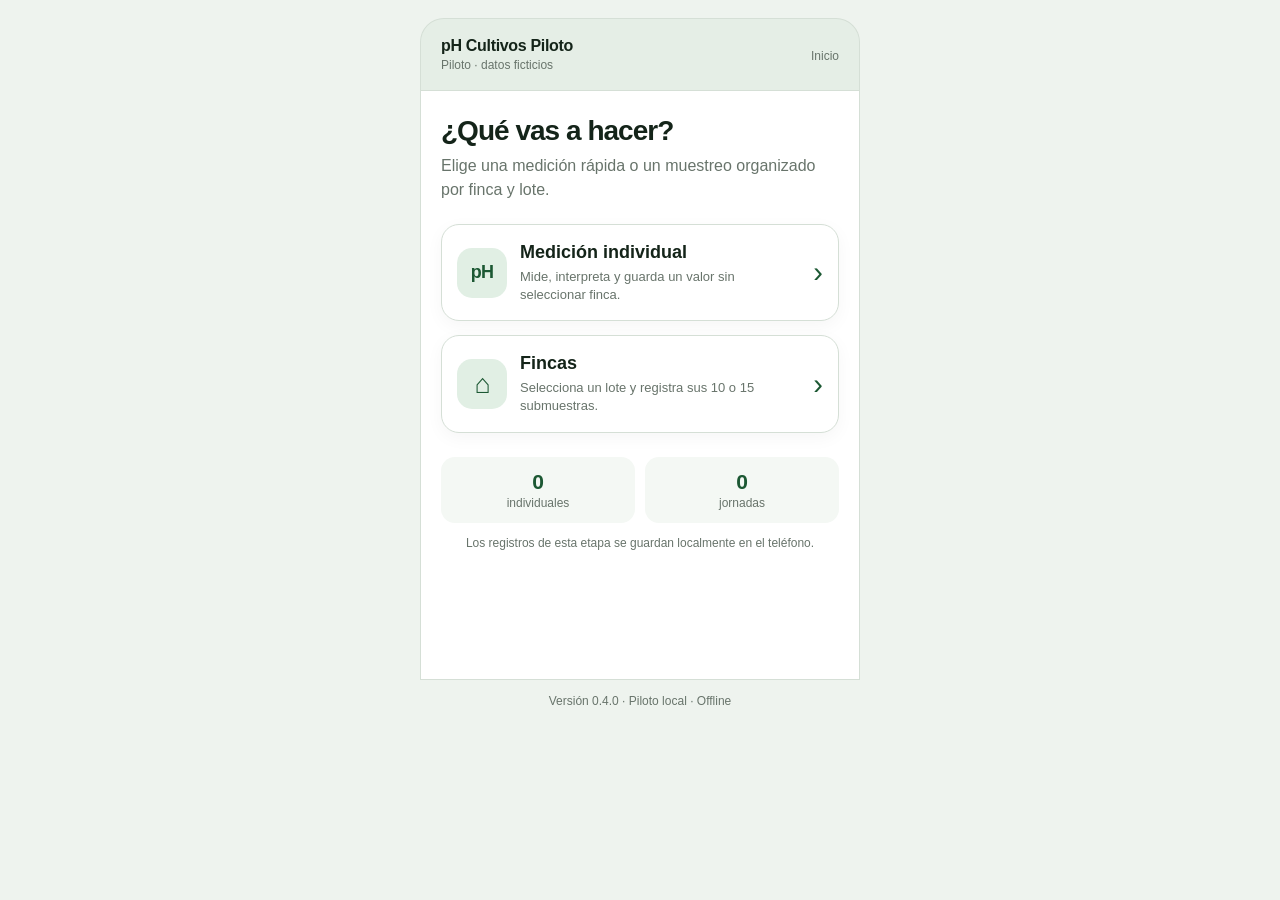
<file: index.html>
<!doctype html>
<html lang="es">
<head>
  <meta charset="utf-8">
  <meta name="viewport" content="width=device-width, initial-scale=1, viewport-fit=cover">
  <meta name="theme-color" content="#1c5833">
  <meta name="apple-mobile-web-app-capable" content="yes">
  <meta name="apple-mobile-web-app-status-bar-style" content="default">
  <meta name="apple-mobile-web-app-title" content="pH Piloto">
  <link rel="manifest" href="manifest.json?v=0.4.0">
  <link rel="icon" href="icon.svg" type="image/svg+xml">
  <link rel="apple-touch-icon" href="icon-192.png">
  <link rel="stylesheet" href="styles.css?v=0.4.0">
  <title>pH Cultivos Piloto</title>
</head>
<body>
  <div class="shell">
    <header class="topbar">
      <div>
        <div class="brand">pH Cultivos Piloto</div>
        <div class="demo-label">Piloto · datos ficticios</div>
      </div>
      <span id="step-label" class="step-label">Inicio</span>
    </header>

    <main class="surface">
      <section id="home-screen" class="screen" aria-labelledby="home-title">
        <h1 id="home-title">¿Qué vas a hacer?</h1>
        <p class="intro">Elige una medición rápida o un muestreo organizado por finca y lote.</p>

        <button id="open-individual-button" class="module-card" type="button">
          <span class="module-icon" aria-hidden="true">pH</span>
          <span class="module-copy">
            <strong>Medición individual</strong>
            <small>Mide, interpreta y guarda un valor sin seleccionar finca.</small>
          </span>
          <span class="module-arrow" aria-hidden="true">›</span>
        </button>

        <button id="open-farms-button" class="module-card" type="button">
          <span class="module-icon farm-icon" aria-hidden="true">⌂</span>
          <span class="module-copy">
            <strong>Fincas</strong>
            <small>Selecciona un lote y registra sus 10 o 15 submuestras.</small>
          </span>
          <span class="module-arrow" aria-hidden="true">›</span>
        </button>

        <div class="home-summary" aria-label="Registros guardados localmente">
          <div><strong id="home-individual-count">0</strong><span>individuales</span></div>
          <div><strong id="home-journey-count">0</strong><span>jornadas</span></div>
        </div>
        <p class="local-note">Los registros de esta etapa se guardan localmente en el teléfono.</p>
      </section>

      <section id="individual-screen" class="screen" hidden aria-labelledby="individual-title">
        <button id="individual-back" class="back-button" type="button">‹ Inicio</button>
        <div class="capture-head">
          <div>
            <h1 id="individual-title">Medición individual</h1>
            <p class="subtle">Café · lectura rápida</p>
          </div>
          <span id="quick-connection-badge" class="connection-badge">No conectado</span>
        </div>

        <section class="reading-card" aria-labelledby="quick-reading-title">
          <div class="reading-head">
            <span id="quick-reading-title">Lectura actual</span>
            <span id="quick-reading-state" class="subtle">Esperando lectura</span>
          </div>
          <div id="quick-live-value" class="live-value" aria-live="polite">—</div>
          <div id="quick-live-temperature" class="subtle">Temperatura no disponible</div>
          <div class="scale" aria-label="Escala continua de pH: rojo bajo, verde adecuado y azul alto">
            <div id="quick-scale-marker" class="scale-marker" hidden></div>
          </div>
          <div class="scale-labels"><span>Bajo</span><span>Adecuado</span><span>Alto</span></div>
        </section>

        <div class="bluetooth-actions">
          <button id="quick-connect-button" class="secondary-button" type="button">Conectar YK-S01</button>
          <button id="quick-disconnect-button" class="text-button" type="button" hidden>Desconectar</button>
        </div>
        <p id="quick-bluetooth-status" class="helper" aria-live="polite"></p>

        <div class="manual-row">
          <label for="quick-manual-ph">Lectura manual</label>
          <div class="manual-controls">
            <input id="quick-manual-ph" type="text" inputmode="decimal" autocomplete="off" placeholder="Ej. 5,3">
            <button id="quick-manual-button" class="secondary-button" type="button">Usar</button>
          </div>
        </div>

        <p id="quick-gps-status" class="helper">La ubicación se solicitará al guardar. Si no autorizas, la medición se guardará sin GPS.</p>
        <button id="quick-save-button" class="primary-button block-button" type="button" disabled>Guardar medición</button>
        <div id="quick-confirmation" class="success-banner" hidden aria-live="polite"></div>

        <details class="history-panel">
          <summary>Historial individual <span id="quick-history-count">0</span></summary>
          <div id="quick-history-empty" class="history-empty">Aún no hay mediciones individuales.</div>
          <div id="quick-history-list"></div>
        </details>
      </section>

      <section id="setup-screen" class="screen" hidden aria-labelledby="setup-title">
        <button id="setup-back" class="back-button" type="button">‹ Inicio</button>
        <h1 id="setup-title">Fincas</h1>
        <p class="intro">Selecciona una finca y el lote que vas a muestrear.</p>

        <div id="resume-banner" class="resume-banner" hidden>
          <div>
            <strong>Muestreo sin finalizar</strong>
            <span id="resume-text"></span>
          </div>
          <button id="resume-button" class="text-button" type="button">Continuar</button>
        </div>

        <label for="farm-select">Finca</label>
        <select id="farm-select"></select>

        <label for="lot-select">Lote</label>
        <select id="lot-select"></select>

        <div class="plan-card">
          <div class="plan-icon" aria-hidden="true">↝</div>
          <div>
            <strong id="plan-title">10 puntos en zigzag</strong>
            <span id="plan-meta">GPS y temperatura se guardan automáticamente</span>
          </div>
        </div>

        <button id="start-button" class="primary-button block-button" type="button">Iniciar submuestreo</button>

        <details class="history-panel">
          <summary>Jornadas guardadas <span id="history-count">0</span></summary>
          <div id="history-empty" class="history-empty">Aún no hay jornadas guardadas.</div>
          <div id="history-list"></div>
        </details>
      </section>

      <section id="capture-screen" class="screen" hidden aria-labelledby="capture-title">
        <button id="capture-back" class="back-button" type="button">‹ Fincas</button>
        <div class="capture-head">
          <div>
            <h1 id="capture-title">Punto <span id="point-number">1</span> de <span id="point-target">10</span></h1>
            <p id="capture-lot" class="subtle"></p>
          </div>
          <span id="connection-badge" class="connection-badge">No conectado</span>
        </div>

        <section class="reading-card" aria-labelledby="reading-title">
          <div class="reading-head">
            <span id="reading-title">Lectura actual</span>
            <span id="reading-state" class="subtle">Esperando lectura</span>
          </div>
          <div id="live-value" class="live-value" aria-live="polite">—</div>
          <div id="live-temperature" class="subtle">Temperatura no disponible</div>
          <div class="scale" aria-label="Escala continua de pH: rojo bajo, verde adecuado y azul alto">
            <div id="scale-marker" class="scale-marker" hidden></div>
          </div>
          <div class="scale-labels"><span>Bajo</span><span>Adecuado</span><span>Alto</span></div>
        </section>

        <div class="bluetooth-actions">
          <button id="connect-button" class="secondary-button" type="button">Conectar YK-S01</button>
          <button id="disconnect-button" class="text-button" type="button" hidden>Desconectar</button>
        </div>
        <p id="bluetooth-status" class="helper" aria-live="polite"></p>

        <div class="manual-row">
          <label for="manual-ph">Lectura manual</label>
          <div class="manual-controls">
            <input id="manual-ph" type="text" inputmode="decimal" autocomplete="off" placeholder="Ej. 5,3">
            <button id="manual-button" class="secondary-button" type="button">Usar</button>
          </div>
        </div>

        <div class="progress-wrap">
          <div class="progress-head"><span>Recorrido</span><span id="progress-count">0/10</span></div>
          <div class="progress-track"><div id="progress-fill" class="progress-fill"></div></div>
        </div>

        <p id="gps-status" class="helper">La ubicación se solicitará al guardar el primer punto.</p>
        <button id="save-point-button" class="primary-button block-button" type="button" disabled>Guardar punto</button>
        <button id="finish-button" class="secondary-button block-button" type="button" disabled>Finalizar muestreo</button>

        <details class="sampling-help">
          <summary>¿Cómo hacer el recorrido?</summary>
          <p>Avanza en zigzag por todo el lote y mide en la zona de fertilización del cafeto. Evita bordes y sitios no representativos.</p>
        </details>
      </section>

      <section id="result-screen" class="screen" hidden aria-labelledby="result-title">
        <button id="result-back" class="back-button" type="button">‹ Puntos</button>
        <h1 id="result-title">Resultado del lote</h1>
        <p id="result-lot" class="intro"></p>

        <section class="result-card" aria-label="Resultado representativo del lote">
          <span>pH representativo</span>
          <div id="result-ph" class="result-value">—</div>
          <strong id="result-category"></strong>
          <div class="scale"><div id="result-marker" class="scale-marker"></div></div>
        </section>

        <div class="result-line"><span>Rango observado</span><strong id="result-range">—</strong></div>
        <div class="result-line"><span>En rango adecuado</span><strong id="result-adequate">—</strong></div>

        <details class="technical-detail">
          <summary>Ver detalle técnico</summary>
          <p id="technical-text"></p>
        </details>

        <p class="disclaimer">Diagnóstico rápido. Las decisiones de fertilización o encalado deben confirmarse con análisis de laboratorio.</p>
        <button id="save-journey-button" class="primary-button block-button" type="button">Guardar jornada</button>
      </section>
    </main>

    <footer>Versión 0.4.0 · Piloto local · Offline</footer>
  </div>

  <script src="logic.js?v=0.4.0"></script>
  <script src="app.js?v=0.4.0"></script>
</body>
</html>
</file>
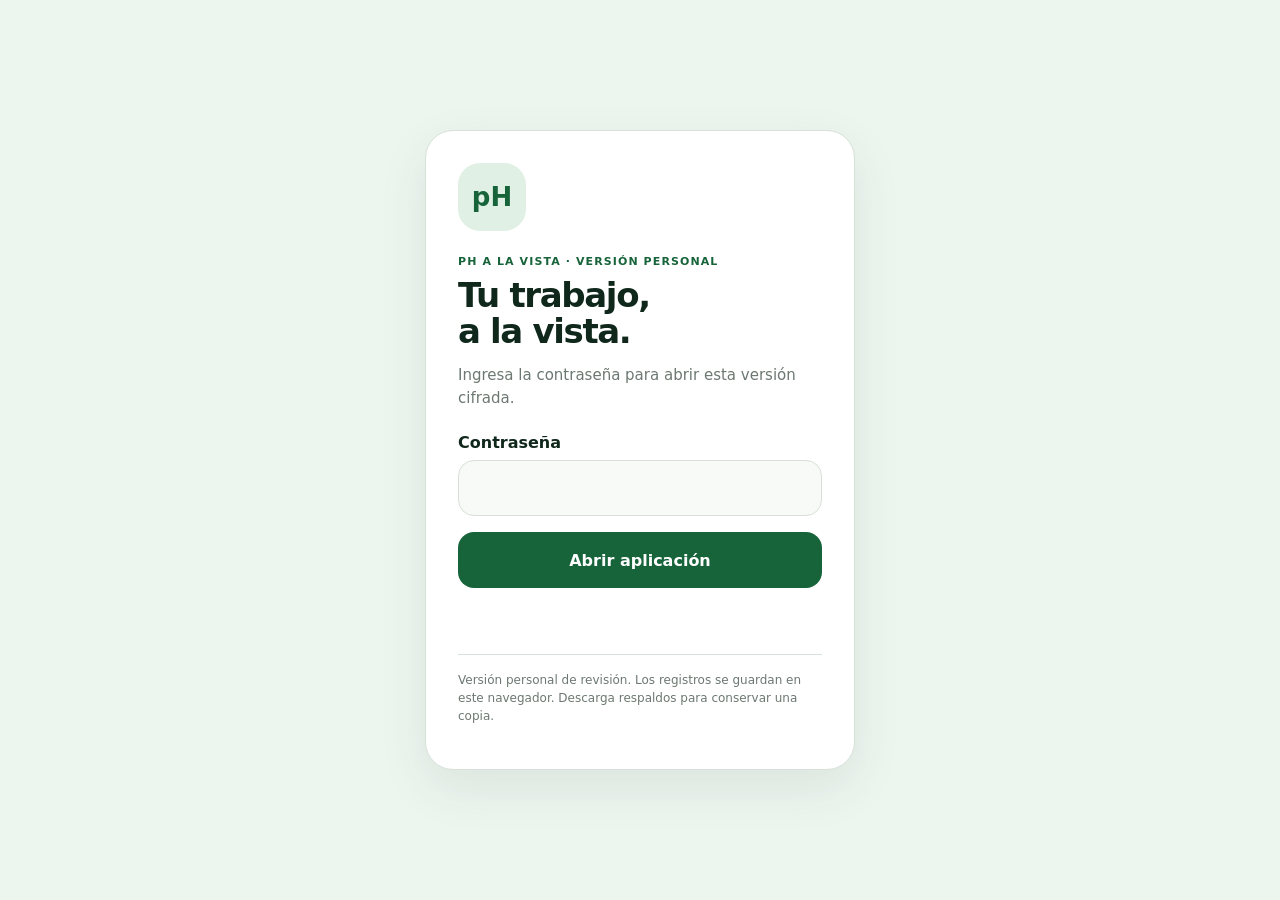
<file: personal/movil/index.html>
<!doctype html><html lang="es"><head><meta charset="utf-8"><meta name="viewport" content="width=device-width,initial-scale=1"><meta name="theme-color" content="#195f39"><meta name="referrer" content="no-referrer"><meta http-equiv="Content-Security-Policy" content="default-src 'none'; script-src 'self' 'unsafe-inline'; style-src 'unsafe-inline'; img-src 'self' data: blob:; connect-src 'self'; worker-src 'self'; manifest-src 'self'; object-src 'none'; base-uri 'none'; form-action 'none'"><link rel="manifest" href="./manifest.webmanifest"><link rel="icon" href="./icons/icon.svg"><title>pH a la vista · Acceso</title><style>*{box-sizing:border-box}body{margin:0;background:#edf5ef;color:#10281b;font-family:system-ui,-apple-system,sans-serif;min-height:100vh;display:grid;place-items:center;padding:24px}.card{width:min(100%,430px);padding:32px;background:#fff;border:1px solid #d7e0d9;border-radius:28px;box-shadow:0 18px 50px #14392416}.mark{display:grid;place-items:center;width:68px;height:68px;border-radius:22px;background:#e0f0e4;color:#17643a;font-size:26px;font-weight:800}.tag{color:#17643a;text-transform:uppercase;font-size:11px;letter-spacing:.1em;font-weight:700;margin-top:24px}h1{font-size:34px;letter-spacing:-.04em;line-height:1.05;margin:10px 0 14px}p{font-size:15px;line-height:1.5;color:#6c7871}label{display:block;font-weight:700;margin:24px 0 8px}input,button{font:inherit;width:100%;min-height:56px;border-radius:16px}input{border:1px solid #d7e0d9;padding:12px 14px;background:#f8faf8}button{border:0;background:#17643a;color:white;font-weight:700;margin-top:16px}button:disabled{opacity:.6}.status{min-height:40px;font-size:13px;color:#8b3528}.note{border-top:1px solid #d7e0d9;padding-top:16px;font-size:12px;margin-top:12px}</style></head><body><main class="card"><div class="mark">pH</div><div class="tag">pH a la vista · Versión personal</div><h1>Tu trabajo,<br>a la vista.</h1><p>Ingresa la contraseña para abrir esta versión cifrada.</p><form id="unlockForm"><label for="unlockPassword">Contraseña</label><input id="unlockPassword" type="password" autocomplete="off" required><button id="unlockButton" type="submit">Abrir aplicación</button><p id="unlockStatus" class="status" role="status" aria-live="polite"></p></form><p class="note">Versión personal de revisión. Los registros se guardan en este navegador. Descarga respaldos para conservar una copia.</p></main><script>const initiator=((function(){
  const exports = {};
  const cryptoEngine = ((function(){
  const exports = {};
  const { subtle } = crypto;

const IV_BITS = 16 * 8;
const HEX_BITS = 4;
const ENCRYPTION_ALGO = "AES-CBC";

/**
 * Translates between utf8 encoded hexadecimal strings
 * and Uint8Array bytes.
 */
const HexEncoder = {
    /**
     * hex string -> bytes
     * @param {string} hexString
     * @returns {Uint8Array}
     */
    parse: function (hexString) {
        if (hexString.length % 2 !== 0) throw "Invalid hexString";
        const arrayBuffer = new Uint8Array(hexString.length / 2);

        for (let i = 0; i < hexString.length; i += 2) {
            const byteValue = parseInt(hexString.substring(i, i + 2), 16);
            if (isNaN(byteValue)) {
                throw "Invalid hexString";
            }
            arrayBuffer[i / 2] = byteValue;
        }
        return arrayBuffer;
    },

    /**
     * bytes -> hex string
     * @param {Uint8Array} bytes
     * @returns {string}
     */
    stringify: function (bytes) {
        const hexBytes = [];

        for (let i = 0; i < bytes.length; ++i) {
            let byteString = bytes[i].toString(16);
            if (byteString.length < 2) {
                byteString = "0" + byteString;
            }
            hexBytes.push(byteString);
        }
        return hexBytes.join("");
    },
};

/**
 * Translates between utf8 strings and Uint8Array bytes.
 */
const UTF8Encoder = {
    parse: function (str) {
        return new TextEncoder().encode(str);
    },

    stringify: function (bytes) {
        return new TextDecoder().decode(bytes);
    },
};

/**
 * Salt and encrypt a msg with a password.
 */
async function encrypt(msg, hashedPassword) {
    // Must be 16 bytes, unpredictable, and preferably cryptographically random. However, it need not be secret.
    // https://developer.mozilla.org/en-US/docs/Web/API/SubtleCrypto/encrypt#parameters
    const iv = crypto.getRandomValues(new Uint8Array(IV_BITS / 8));

    const key = await subtle.importKey("raw", HexEncoder.parse(hashedPassword), ENCRYPTION_ALGO, false, ["encrypt"]);

    const encrypted = await subtle.encrypt(
        {
            name: ENCRYPTION_ALGO,
            iv: iv,
        },
        key,
        UTF8Encoder.parse(msg)
    );

    // iv will be 32 hex characters, we prepend it to the ciphertext for use in decryption
    return HexEncoder.stringify(iv) + HexEncoder.stringify(new Uint8Array(encrypted));
}
exports.encrypt = encrypt;

/**
 * Decrypt a salted msg using a password.
 *
 * @param {string} encryptedMsg
 * @param {string} hashedPassword
 * @returns {Promise<string>}
 */
async function decrypt(encryptedMsg, hashedPassword) {
    const ivLength = IV_BITS / HEX_BITS;
    const iv = HexEncoder.parse(encryptedMsg.substring(0, ivLength));
    const encrypted = encryptedMsg.substring(ivLength);

    const key = await subtle.importKey("raw", HexEncoder.parse(hashedPassword), ENCRYPTION_ALGO, false, ["decrypt"]);

    const outBuffer = await subtle.decrypt(
        {
            name: ENCRYPTION_ALGO,
            iv: iv,
        },
        key,
        HexEncoder.parse(encrypted)
    );

    return UTF8Encoder.stringify(new Uint8Array(outBuffer));
}
exports.decrypt = decrypt;

/**
 * Salt and hash the password so it can be stored in localStorage without opening a password reuse vulnerability.
 *
 * @param {string} password
 * @param {string} salt
 * @returns {Promise<string>}
 */
async function hashPassword(password, salt) {
    // we hash the password in multiple steps, each adding more iterations. This is because we used to allow less
    // iterations, so for backward compatibility reasons, we need to support going from that to more iterations.
    let hashedPassword = await hashLegacyRound(password, salt);

    hashedPassword = await hashSecondRound(hashedPassword, salt);

    return hashThirdRound(hashedPassword, salt);
}
exports.hashPassword = hashPassword;

/**
 * This hashes the password with 1k iterations. This is a low number, we need this function to support backwards
 * compatibility.
 *
 * @param {string} password
 * @param {string} salt
 * @returns {Promise<string>}
 */
function hashLegacyRound(password, salt) {
    return pbkdf2(password, salt, 1000, "SHA-1");
}
exports.hashLegacyRound = hashLegacyRound;

/**
 * Add a second round of iterations. This is because we used to use 1k, so for backwards compatibility with
 * remember-me/autodecrypt links, we need to support going from that to more iterations.
 *
 * @param hashedPassword
 * @param salt
 * @returns {Promise<string>}
 */
function hashSecondRound(hashedPassword, salt) {
    return pbkdf2(hashedPassword, salt, 14000, "SHA-256");
}
exports.hashSecondRound = hashSecondRound;

/**
 * Add a third round of iterations to bring total number to 600k. This is because we used to use 1k, then 15k, so for
 * backwards compatibility with remember-me/autodecrypt links, we need to support going from that to more iterations.
 *
 * @param hashedPassword
 * @param salt
 * @returns {Promise<string>}
 */
function hashThirdRound(hashedPassword, salt) {
    return pbkdf2(hashedPassword, salt, 585000, "SHA-256");
}
exports.hashThirdRound = hashThirdRound;

/**
 * Salt and hash the password so it can be stored in localStorage without opening a password reuse vulnerability.
 *
 * @param {string} password
 * @param {string} salt
 * @param {int} iterations
 * @param {string} hashAlgorithm
 * @returns {Promise<string>}
 */
async function pbkdf2(password, salt, iterations, hashAlgorithm) {
    const key = await subtle.importKey("raw", UTF8Encoder.parse(password), "PBKDF2", false, ["deriveBits"]);

    const keyBytes = await subtle.deriveBits(
        {
            name: "PBKDF2",
            hash: hashAlgorithm,
            iterations,
            salt: UTF8Encoder.parse(salt),
        },
        key,
        256
    );

    return HexEncoder.stringify(new Uint8Array(keyBytes));
}

function generateRandomSalt() {
    const bytes = crypto.getRandomValues(new Uint8Array(128 / 8));

    return HexEncoder.stringify(new Uint8Array(bytes));
}
exports.generateRandomSalt = generateRandomSalt;

async function signMessage(hashedPassword, message) {
    const key = await subtle.importKey(
        "raw",
        HexEncoder.parse(hashedPassword),
        {
            name: "HMAC",
            hash: "SHA-256",
        },
        false,
        ["sign"]
    );
    const signature = await subtle.sign("HMAC", key, UTF8Encoder.parse(message));

    return HexEncoder.stringify(new Uint8Array(signature));
}
exports.signMessage = signMessage;

function getRandomAlphanum() {
    const possibleCharacters = "abcdefghijklmnopqrstuvwxyzABCDEFGHIJKLMNOPQRSTUVWXYZ0123456789";

    let byteArray;
    let parsedInt;

    // Keep generating new random bytes until we get a value that falls
    // within a range that can be evenly divided by possibleCharacters.length
    do {
        byteArray = crypto.getRandomValues(new Uint8Array(1));
        // extract the lowest byte to get an int from 0 to 255 (probably unnecessary, since we're only generating 1 byte)
        parsedInt = byteArray[0] & 0xff;
    } while (parsedInt >= 256 - (256 % possibleCharacters.length));

    // Take the modulo of the parsed integer to get a random number between 0 and totalLength - 1
    const randomIndex = parsedInt % possibleCharacters.length;

    return possibleCharacters[randomIndex];
}

/**
 * Generate a random string of a given length.
 *
 * @param {int} length
 * @returns {string}
 */
function generateRandomString(length) {
    let randomString = "";

    for (let i = 0; i < length; i++) {
        randomString += getRandomAlphanum();
    }

    return randomString;
}
exports.generateRandomString = generateRandomString;

  return exports;
})());
const codec = ((function(){
  const exports = {};
  /**
 * Initialize the codec with the provided cryptoEngine - this return functions to encode and decode messages.
 *
 * @param cryptoEngine - the engine to use for encryption / decryption
 */
function init(cryptoEngine) {
    const exports = {};

    /**
     * Top-level function for encoding a message.
     * Includes password hashing, encryption, and signing.
     *
     * @param {string} msg
     * @param {string} password
     * @param {string} salt
     *
     * @returns {string} The encoded text
     */
    async function encode(msg, password, salt) {
        const hashedPassword = await cryptoEngine.hashPassword(password, salt);

        const encrypted = await cryptoEngine.encrypt(msg, hashedPassword);

        // we use the hashed password in the HMAC because this is effectively what will be used a password (so we can store
        // it in localStorage safely, we don't use the clear text password)
        const hmac = await cryptoEngine.signMessage(hashedPassword, encrypted);

        return hmac + encrypted;
    }
    exports.encode = encode;

    /**
     * Encode using a password that has already been hashed. This is useful to encode multiple messages in a row, that way
     * we don't need to hash the password multiple times.
     *
     * @param {string} msg
     * @param {string} hashedPassword
     *
     * @returns {string} The encoded text
     */
    async function encodeWithHashedPassword(msg, hashedPassword) {
        const encrypted = await cryptoEngine.encrypt(msg, hashedPassword);

        // we use the hashed password in the HMAC because this is effectively what will be used a password (so we can store
        // it in localStorage safely, we don't use the clear text password)
        const hmac = await cryptoEngine.signMessage(hashedPassword, encrypted);

        return hmac + encrypted;
    }
    exports.encodeWithHashedPassword = encodeWithHashedPassword;

    /**
     * Top-level function for decoding a message.
     * Includes signature check and decryption.
     *
     * @param {string} signedMsg
     * @param {string} hashedPassword
     * @param {string} salt
     * @param {int} backwardCompatibleAttempt
     * @param {string} originalPassword
     *
     * @returns {Object} {success: true, decoded: string} | {success: false, message: string}
     */
    async function decode(signedMsg, hashedPassword, salt, backwardCompatibleAttempt = 0, originalPassword = "") {
        const encryptedHMAC = signedMsg.substring(0, 64);
        const encryptedMsg = signedMsg.substring(64);
        const decryptedHMAC = await cryptoEngine.signMessage(hashedPassword, encryptedMsg);

        if (decryptedHMAC !== encryptedHMAC) {
            // we have been raising the number of iterations in the hashing algorithm multiple times, so to support the old
            // remember-me/autodecrypt links we need to try bringing the old hashes up to speed.
            originalPassword = originalPassword || hashedPassword;
            if (backwardCompatibleAttempt === 0) {
                const updatedHashedPassword = await cryptoEngine.hashThirdRound(originalPassword, salt);

                return decode(signedMsg, updatedHashedPassword, salt, backwardCompatibleAttempt + 1, originalPassword);
            }
            if (backwardCompatibleAttempt === 1) {
                let updatedHashedPassword = await cryptoEngine.hashSecondRound(originalPassword, salt);
                updatedHashedPassword = await cryptoEngine.hashThirdRound(updatedHashedPassword, salt);

                return decode(signedMsg, updatedHashedPassword, salt, backwardCompatibleAttempt + 1, originalPassword);
            }

            return { success: false, message: "Signature mismatch" };
        }

        return {
            success: true,
            decoded: await cryptoEngine.decrypt(encryptedMsg, hashedPassword),
        };
    }
    exports.decode = decode;

    return exports;
}
exports.init = init;

  return exports;
})());
const decode = codec.init(cryptoEngine).decode;

/**
 * Initialize the staticrypt module, that exposes functions callbable by the password_template.
 *
 * @param {{
 *  staticryptEncryptedMsgUniqueVariableName: string,
 *  isRememberEnabled: boolean,
 *  rememberDurationInDays: number,
 *  staticryptSaltUniqueVariableName: string,
 * }} staticryptConfig - object of data that is stored on the password_template at encryption time.
 *
 * @param {{
 *  rememberExpirationKey: string,
 *  rememberPassphraseKey: string,
 *  replaceHtmlCallback: function,
 *  clearLocalStorageCallback: function,
 * }} templateConfig - object of data that can be configured by a custom password_template.
 */
function init(staticryptConfig, templateConfig) {
    const exports = {};

    /**
     * Decrypt our encrypted page, replace the whole HTML.
     *
     * @param {string} hashedPassword
     * @returns {Promise<boolean>}
     */
    async function decryptAndReplaceHtml(hashedPassword) {
        const { staticryptEncryptedMsgUniqueVariableName, staticryptSaltUniqueVariableName } = staticryptConfig;
        const { replaceHtmlCallback } = templateConfig;

        const result = await decode(
            staticryptEncryptedMsgUniqueVariableName,
            hashedPassword,
            staticryptSaltUniqueVariableName
        );
        if (!result.success) {
            return false;
        }
        const plainHTML = result.decoded;

        // if the user configured a callback call it, otherwise just replace the whole HTML
        if (typeof replaceHtmlCallback === "function") {
            replaceHtmlCallback(plainHTML);
        } else {
            document.write(plainHTML);
            document.close();
        }

        return true;
    }

    /**
     * Attempt to decrypt the page and replace the whole HTML.
     *
     * @param {string} password
     * @param {boolean} isRememberChecked
     *
     * @returns {Promise<{isSuccessful: boolean, hashedPassword?: string}>} - we return an object, so that if we want to
     *   expose more information in the future we can do it without breaking the password_template
     */
    async function handleDecryptionOfPage(password, isRememberChecked) {
        const { staticryptSaltUniqueVariableName } = staticryptConfig;

        // decrypt and replace the whole page
        const hashedPassword = await cryptoEngine.hashPassword(password, staticryptSaltUniqueVariableName);
        return handleDecryptionOfPageFromHash(hashedPassword, isRememberChecked);
    }
    exports.handleDecryptionOfPage = handleDecryptionOfPage;

    async function handleDecryptionOfPageFromHash(hashedPassword, isRememberChecked) {
        const { isRememberEnabled, rememberDurationInDays } = staticryptConfig;
        const { rememberExpirationKey, rememberPassphraseKey } = templateConfig;

        const isDecryptionSuccessful = await decryptAndReplaceHtml(hashedPassword);

        if (!isDecryptionSuccessful) {
            return {
                isSuccessful: false,
                hashedPassword,
            };
        }

        // remember the hashedPassword and set its expiration if necessary
        if (isRememberEnabled && isRememberChecked) {
            window.localStorage.setItem(rememberPassphraseKey, hashedPassword);

            // set the expiration if the duration isn't 0 (meaning no expiration)
            if (rememberDurationInDays > 0) {
                window.localStorage.setItem(
                    rememberExpirationKey,
                    (new Date().getTime() + rememberDurationInDays * 24 * 60 * 60 * 1000).toString()
                );
            }
        }

        return {
            isSuccessful: true,
            hashedPassword,
        };
    }
    exports.handleDecryptionOfPageFromHash = handleDecryptionOfPageFromHash;

    /**
     * Clear localstorage from staticrypt related values
     */
    function clearLocalStorage() {
        const { clearLocalStorageCallback, rememberExpirationKey, rememberPassphraseKey } = templateConfig;

        if (typeof clearLocalStorageCallback === "function") {
            clearLocalStorageCallback();
        } else {
            localStorage.removeItem(rememberPassphraseKey);
            localStorage.removeItem(rememberExpirationKey);
        }
    }

    async function handleDecryptOnLoad() {
        let isSuccessful = await decryptOnLoadFromUrl();

        if (!isSuccessful) {
            isSuccessful = await decryptOnLoadFromRememberMe();
        }

        return { isSuccessful };
    }
    exports.handleDecryptOnLoad = handleDecryptOnLoad;

    /**
     * Clear storage if we are logging out
     *
     * @returns {boolean} - whether we logged out
     */
    function logoutIfNeeded() {
        const logoutKey = "staticrypt_logout";

        // handle logout through query param
        const queryParams = new URLSearchParams(window.location.search);
        if (queryParams.has(logoutKey)) {
            clearLocalStorage();
            return true;
        }

        // handle logout through URL fragment
        const hash = window.location.hash.substring(1);
        if (hash.includes(logoutKey)) {
            clearLocalStorage();
            return true;
        }

        return false;
    }

    /**
     * To be called on load: check if we want to try to decrypt and replace the HTML with the decrypted content, and
     * try to do it if needed.
     *
     * @returns {Promise<boolean>} true if we derypted and replaced the whole page, false otherwise
     */
    async function decryptOnLoadFromRememberMe() {
        const { rememberDurationInDays } = staticryptConfig;
        const { rememberExpirationKey, rememberPassphraseKey } = templateConfig;

        // if we are login out, terminate
        if (logoutIfNeeded()) {
            return false;
        }

        // if there is expiration configured, check if we're not beyond the expiration
        if (rememberDurationInDays && rememberDurationInDays > 0) {
            const expiration = localStorage.getItem(rememberExpirationKey),
                isExpired = expiration && new Date().getTime() > parseInt(expiration);

            if (isExpired) {
                clearLocalStorage();
                return false;
            }
        }

        const hashedPassword = localStorage.getItem(rememberPassphraseKey);

        if (hashedPassword) {
            // try to decrypt
            const isDecryptionSuccessful = await decryptAndReplaceHtml(hashedPassword);

            // if the decryption is unsuccessful the password might be wrong - silently clear the saved data and let
            // the user fill the password form again
            if (!isDecryptionSuccessful) {
                clearLocalStorage();
                return false;
            }

            return true;
        }

        return false;
    }

    async function decryptOnLoadFromUrl() {
        const passwordKey = "staticrypt_pwd";
        const rememberMeKey = "remember_me";

        // try to get the password from the query param (for backward compatibility - we now want to avoid this method,
        // since it sends the hashed password to the server which isn't needed)
        const queryParams = new URLSearchParams(window.location.search);
        const hashedPasswordQuery = queryParams.get(passwordKey);
        const rememberMeQuery = queryParams.get(rememberMeKey);

        const urlFragment = window.location.hash.substring(1);
        // get the password from the url fragment
        const hashedPasswordRegexMatch = urlFragment.match(new RegExp(passwordKey + "=([^&]*)"));
        const hashedPasswordFragment = hashedPasswordRegexMatch ? hashedPasswordRegexMatch[1] : null;
        const rememberMeFragment = urlFragment.includes(rememberMeKey);

        const hashedPassword = hashedPasswordFragment || hashedPasswordQuery;
        const rememberMe = rememberMeFragment || rememberMeQuery;

        if (hashedPassword) {
            return handleDecryptionOfPageFromHash(hashedPassword, rememberMe);
        }

        return false;
    }

    return exports;
}
exports.init = init;

  return exports;
})());
const lock=initiator.init({"staticryptEncryptedMsgUniqueVariableName":"[base64]","staticryptSaltUniqueVariableName":"33e572a75fffd3c3fa91aa8e167f3495","isRememberEnabled":false,"rememberDurationInDays":0},{rememberExpirationKey:'ph-test-expiration',rememberPassphraseKey:'ph-test-key',replaceHtmlCallback:null,clearLocalStorageCallback:null});
const form=document.getElementById('unlockForm'),status=document.getElementById('unlockStatus'),button=document.getElementById('unlockButton');
form.addEventListener('submit',async event=>{event.preventDefault();button.disabled=true;status.textContent='Abriendo aplicación…';try{const password=document.getElementById('unlockPassword').value;const result=await lock.handleDecryptionOfPage(password,false);if(!result.isSuccessful){status.textContent='Contraseña incorrecta. Inténtalo nuevamente.';button.disabled=false;document.getElementById('unlockPassword').focus();}}catch(error){status.textContent=globalThis.crypto?.subtle?'No fue posible abrir la aplicación.':'Abre esta página por HTTPS o en un navegador que permita cifrado local.';button.disabled=false;}});
if(location.protocol!=='file:'&&'serviceWorker'in navigator)navigator.serviceWorker.register('./sw.js').catch(()=>{});</script></body></html>
</file>
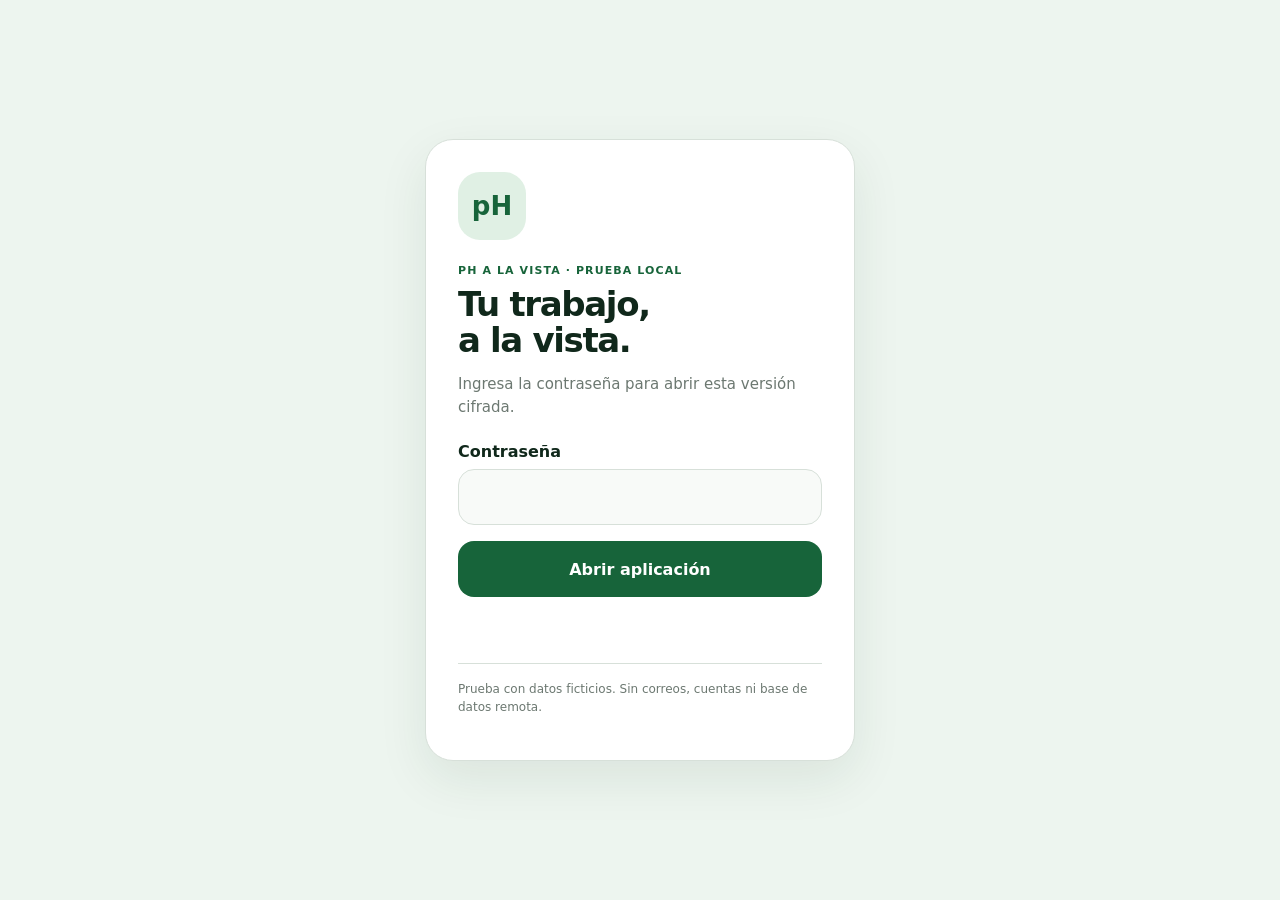
<file: pruebas/acceso-cifrado/index.html>
<!doctype html><html lang="es"><head><meta charset="utf-8"><meta name="viewport" content="width=device-width,initial-scale=1"><meta name="theme-color" content="#195f39"><meta name="referrer" content="no-referrer"><meta http-equiv="Content-Security-Policy" content="default-src 'none'; script-src 'self' 'unsafe-inline'; style-src 'unsafe-inline'; img-src 'self' data: blob:; connect-src 'self'; worker-src 'self'; manifest-src 'self'; object-src 'none'; base-uri 'none'; form-action 'none'"><link rel="manifest" href="./manifest.webmanifest"><link rel="icon" href="./icons/icon.svg"><title>pH a la vista · Acceso</title><style>*{box-sizing:border-box}body{margin:0;background:#edf5ef;color:#10281b;font-family:system-ui,-apple-system,sans-serif;min-height:100vh;display:grid;place-items:center;padding:24px}.card{width:min(100%,430px);padding:32px;background:#fff;border:1px solid #d7e0d9;border-radius:28px;box-shadow:0 18px 50px #14392416}.mark{display:grid;place-items:center;width:68px;height:68px;border-radius:22px;background:#e0f0e4;color:#17643a;font-size:26px;font-weight:800}.tag{color:#17643a;text-transform:uppercase;font-size:11px;letter-spacing:.1em;font-weight:700;margin-top:24px}h1{font-size:34px;letter-spacing:-.04em;line-height:1.05;margin:10px 0 14px}p{font-size:15px;line-height:1.5;color:#6c7871}label{display:block;font-weight:700;margin:24px 0 8px}input,button{font:inherit;width:100%;min-height:56px;border-radius:16px}input{border:1px solid #d7e0d9;padding:12px 14px;background:#f8faf8}button{border:0;background:#17643a;color:white;font-weight:700;margin-top:16px}button:disabled{opacity:.6}.status{min-height:40px;font-size:13px;color:#8b3528}.note{border-top:1px solid #d7e0d9;padding-top:16px;font-size:12px;margin-top:12px}</style></head><body><main class="card"><div class="mark">pH</div><div class="tag">pH a la vista · Prueba local</div><h1>Tu trabajo,<br>a la vista.</h1><p>Ingresa la contraseña para abrir esta versión cifrada.</p><form id="unlockForm"><label for="unlockPassword">Contraseña</label><input id="unlockPassword" type="password" autocomplete="off" required><button id="unlockButton" type="submit">Abrir aplicación</button><p id="unlockStatus" class="status" role="status" aria-live="polite"></p></form><p class="note">Prueba con datos ficticios. Sin correos, cuentas ni base de datos remota.</p></main><script>const initiator=((function(){
  const exports = {};
  const cryptoEngine = ((function(){
  const exports = {};
  const { subtle } = crypto;

const IV_BITS = 16 * 8;
const HEX_BITS = 4;
const ENCRYPTION_ALGO = "AES-CBC";

/**
 * Translates between utf8 encoded hexadecimal strings
 * and Uint8Array bytes.
 */
const HexEncoder = {
    /**
     * hex string -> bytes
     * @param {string} hexString
     * @returns {Uint8Array}
     */
    parse: function (hexString) {
        if (hexString.length % 2 !== 0) throw "Invalid hexString";
        const arrayBuffer = new Uint8Array(hexString.length / 2);

        for (let i = 0; i < hexString.length; i += 2) {
            const byteValue = parseInt(hexString.substring(i, i + 2), 16);
            if (isNaN(byteValue)) {
                throw "Invalid hexString";
            }
            arrayBuffer[i / 2] = byteValue;
        }
        return arrayBuffer;
    },

    /**
     * bytes -> hex string
     * @param {Uint8Array} bytes
     * @returns {string}
     */
    stringify: function (bytes) {
        const hexBytes = [];

        for (let i = 0; i < bytes.length; ++i) {
            let byteString = bytes[i].toString(16);
            if (byteString.length < 2) {
                byteString = "0" + byteString;
            }
            hexBytes.push(byteString);
        }
        return hexBytes.join("");
    },
};

/**
 * Translates between utf8 strings and Uint8Array bytes.
 */
const UTF8Encoder = {
    parse: function (str) {
        return new TextEncoder().encode(str);
    },

    stringify: function (bytes) {
        return new TextDecoder().decode(bytes);
    },
};

/**
 * Salt and encrypt a msg with a password.
 */
async function encrypt(msg, hashedPassword) {
    // Must be 16 bytes, unpredictable, and preferably cryptographically random. However, it need not be secret.
    // https://developer.mozilla.org/en-US/docs/Web/API/SubtleCrypto/encrypt#parameters
    const iv = crypto.getRandomValues(new Uint8Array(IV_BITS / 8));

    const key = await subtle.importKey("raw", HexEncoder.parse(hashedPassword), ENCRYPTION_ALGO, false, ["encrypt"]);

    const encrypted = await subtle.encrypt(
        {
            name: ENCRYPTION_ALGO,
            iv: iv,
        },
        key,
        UTF8Encoder.parse(msg)
    );

    // iv will be 32 hex characters, we prepend it to the ciphertext for use in decryption
    return HexEncoder.stringify(iv) + HexEncoder.stringify(new Uint8Array(encrypted));
}
exports.encrypt = encrypt;

/**
 * Decrypt a salted msg using a password.
 *
 * @param {string} encryptedMsg
 * @param {string} hashedPassword
 * @returns {Promise<string>}
 */
async function decrypt(encryptedMsg, hashedPassword) {
    const ivLength = IV_BITS / HEX_BITS;
    const iv = HexEncoder.parse(encryptedMsg.substring(0, ivLength));
    const encrypted = encryptedMsg.substring(ivLength);

    const key = await subtle.importKey("raw", HexEncoder.parse(hashedPassword), ENCRYPTION_ALGO, false, ["decrypt"]);

    const outBuffer = await subtle.decrypt(
        {
            name: ENCRYPTION_ALGO,
            iv: iv,
        },
        key,
        HexEncoder.parse(encrypted)
    );

    return UTF8Encoder.stringify(new Uint8Array(outBuffer));
}
exports.decrypt = decrypt;

/**
 * Salt and hash the password so it can be stored in localStorage without opening a password reuse vulnerability.
 *
 * @param {string} password
 * @param {string} salt
 * @returns {Promise<string>}
 */
async function hashPassword(password, salt) {
    // we hash the password in multiple steps, each adding more iterations. This is because we used to allow less
    // iterations, so for backward compatibility reasons, we need to support going from that to more iterations.
    let hashedPassword = await hashLegacyRound(password, salt);

    hashedPassword = await hashSecondRound(hashedPassword, salt);

    return hashThirdRound(hashedPassword, salt);
}
exports.hashPassword = hashPassword;

/**
 * This hashes the password with 1k iterations. This is a low number, we need this function to support backwards
 * compatibility.
 *
 * @param {string} password
 * @param {string} salt
 * @returns {Promise<string>}
 */
function hashLegacyRound(password, salt) {
    return pbkdf2(password, salt, 1000, "SHA-1");
}
exports.hashLegacyRound = hashLegacyRound;

/**
 * Add a second round of iterations. This is because we used to use 1k, so for backwards compatibility with
 * remember-me/autodecrypt links, we need to support going from that to more iterations.
 *
 * @param hashedPassword
 * @param salt
 * @returns {Promise<string>}
 */
function hashSecondRound(hashedPassword, salt) {
    return pbkdf2(hashedPassword, salt, 14000, "SHA-256");
}
exports.hashSecondRound = hashSecondRound;

/**
 * Add a third round of iterations to bring total number to 600k. This is because we used to use 1k, then 15k, so for
 * backwards compatibility with remember-me/autodecrypt links, we need to support going from that to more iterations.
 *
 * @param hashedPassword
 * @param salt
 * @returns {Promise<string>}
 */
function hashThirdRound(hashedPassword, salt) {
    return pbkdf2(hashedPassword, salt, 585000, "SHA-256");
}
exports.hashThirdRound = hashThirdRound;

/**
 * Salt and hash the password so it can be stored in localStorage without opening a password reuse vulnerability.
 *
 * @param {string} password
 * @param {string} salt
 * @param {int} iterations
 * @param {string} hashAlgorithm
 * @returns {Promise<string>}
 */
async function pbkdf2(password, salt, iterations, hashAlgorithm) {
    const key = await subtle.importKey("raw", UTF8Encoder.parse(password), "PBKDF2", false, ["deriveBits"]);

    const keyBytes = await subtle.deriveBits(
        {
            name: "PBKDF2",
            hash: hashAlgorithm,
            iterations,
            salt: UTF8Encoder.parse(salt),
        },
        key,
        256
    );

    return HexEncoder.stringify(new Uint8Array(keyBytes));
}

function generateRandomSalt() {
    const bytes = crypto.getRandomValues(new Uint8Array(128 / 8));

    return HexEncoder.stringify(new Uint8Array(bytes));
}
exports.generateRandomSalt = generateRandomSalt;

async function signMessage(hashedPassword, message) {
    const key = await subtle.importKey(
        "raw",
        HexEncoder.parse(hashedPassword),
        {
            name: "HMAC",
            hash: "SHA-256",
        },
        false,
        ["sign"]
    );
    const signature = await subtle.sign("HMAC", key, UTF8Encoder.parse(message));

    return HexEncoder.stringify(new Uint8Array(signature));
}
exports.signMessage = signMessage;

function getRandomAlphanum() {
    const possibleCharacters = "abcdefghijklmnopqrstuvwxyzABCDEFGHIJKLMNOPQRSTUVWXYZ0123456789";

    let byteArray;
    let parsedInt;

    // Keep generating new random bytes until we get a value that falls
    // within a range that can be evenly divided by possibleCharacters.length
    do {
        byteArray = crypto.getRandomValues(new Uint8Array(1));
        // extract the lowest byte to get an int from 0 to 255 (probably unnecessary, since we're only generating 1 byte)
        parsedInt = byteArray[0] & 0xff;
    } while (parsedInt >= 256 - (256 % possibleCharacters.length));

    // Take the modulo of the parsed integer to get a random number between 0 and totalLength - 1
    const randomIndex = parsedInt % possibleCharacters.length;

    return possibleCharacters[randomIndex];
}

/**
 * Generate a random string of a given length.
 *
 * @param {int} length
 * @returns {string}
 */
function generateRandomString(length) {
    let randomString = "";

    for (let i = 0; i < length; i++) {
        randomString += getRandomAlphanum();
    }

    return randomString;
}
exports.generateRandomString = generateRandomString;

  return exports;
})());
const codec = ((function(){
  const exports = {};
  /**
 * Initialize the codec with the provided cryptoEngine - this return functions to encode and decode messages.
 *
 * @param cryptoEngine - the engine to use for encryption / decryption
 */
function init(cryptoEngine) {
    const exports = {};

    /**
     * Top-level function for encoding a message.
     * Includes password hashing, encryption, and signing.
     *
     * @param {string} msg
     * @param {string} password
     * @param {string} salt
     *
     * @returns {string} The encoded text
     */
    async function encode(msg, password, salt) {
        const hashedPassword = await cryptoEngine.hashPassword(password, salt);

        const encrypted = await cryptoEngine.encrypt(msg, hashedPassword);

        // we use the hashed password in the HMAC because this is effectively what will be used a password (so we can store
        // it in localStorage safely, we don't use the clear text password)
        const hmac = await cryptoEngine.signMessage(hashedPassword, encrypted);

        return hmac + encrypted;
    }
    exports.encode = encode;

    /**
     * Encode using a password that has already been hashed. This is useful to encode multiple messages in a row, that way
     * we don't need to hash the password multiple times.
     *
     * @param {string} msg
     * @param {string} hashedPassword
     *
     * @returns {string} The encoded text
     */
    async function encodeWithHashedPassword(msg, hashedPassword) {
        const encrypted = await cryptoEngine.encrypt(msg, hashedPassword);

        // we use the hashed password in the HMAC because this is effectively what will be used a password (so we can store
        // it in localStorage safely, we don't use the clear text password)
        const hmac = await cryptoEngine.signMessage(hashedPassword, encrypted);

        return hmac + encrypted;
    }
    exports.encodeWithHashedPassword = encodeWithHashedPassword;

    /**
     * Top-level function for decoding a message.
     * Includes signature check and decryption.
     *
     * @param {string} signedMsg
     * @param {string} hashedPassword
     * @param {string} salt
     * @param {int} backwardCompatibleAttempt
     * @param {string} originalPassword
     *
     * @returns {Object} {success: true, decoded: string} | {success: false, message: string}
     */
    async function decode(signedMsg, hashedPassword, salt, backwardCompatibleAttempt = 0, originalPassword = "") {
        const encryptedHMAC = signedMsg.substring(0, 64);
        const encryptedMsg = signedMsg.substring(64);
        const decryptedHMAC = await cryptoEngine.signMessage(hashedPassword, encryptedMsg);

        if (decryptedHMAC !== encryptedHMAC) {
            // we have been raising the number of iterations in the hashing algorithm multiple times, so to support the old
            // remember-me/autodecrypt links we need to try bringing the old hashes up to speed.
            originalPassword = originalPassword || hashedPassword;
            if (backwardCompatibleAttempt === 0) {
                const updatedHashedPassword = await cryptoEngine.hashThirdRound(originalPassword, salt);

                return decode(signedMsg, updatedHashedPassword, salt, backwardCompatibleAttempt + 1, originalPassword);
            }
            if (backwardCompatibleAttempt === 1) {
                let updatedHashedPassword = await cryptoEngine.hashSecondRound(originalPassword, salt);
                updatedHashedPassword = await cryptoEngine.hashThirdRound(updatedHashedPassword, salt);

                return decode(signedMsg, updatedHashedPassword, salt, backwardCompatibleAttempt + 1, originalPassword);
            }

            return { success: false, message: "Signature mismatch" };
        }

        return {
            success: true,
            decoded: await cryptoEngine.decrypt(encryptedMsg, hashedPassword),
        };
    }
    exports.decode = decode;

    return exports;
}
exports.init = init;

  return exports;
})());
const decode = codec.init(cryptoEngine).decode;

/**
 * Initialize the staticrypt module, that exposes functions callbable by the password_template.
 *
 * @param {{
 *  staticryptEncryptedMsgUniqueVariableName: string,
 *  isRememberEnabled: boolean,
 *  rememberDurationInDays: number,
 *  staticryptSaltUniqueVariableName: string,
 * }} staticryptConfig - object of data that is stored on the password_template at encryption time.
 *
 * @param {{
 *  rememberExpirationKey: string,
 *  rememberPassphraseKey: string,
 *  replaceHtmlCallback: function,
 *  clearLocalStorageCallback: function,
 * }} templateConfig - object of data that can be configured by a custom password_template.
 */
function init(staticryptConfig, templateConfig) {
    const exports = {};

    /**
     * Decrypt our encrypted page, replace the whole HTML.
     *
     * @param {string} hashedPassword
     * @returns {Promise<boolean>}
     */
    async function decryptAndReplaceHtml(hashedPassword) {
        const { staticryptEncryptedMsgUniqueVariableName, staticryptSaltUniqueVariableName } = staticryptConfig;
        const { replaceHtmlCallback } = templateConfig;

        const result = await decode(
            staticryptEncryptedMsgUniqueVariableName,
            hashedPassword,
            staticryptSaltUniqueVariableName
        );
        if (!result.success) {
            return false;
        }
        const plainHTML = result.decoded;

        // if the user configured a callback call it, otherwise just replace the whole HTML
        if (typeof replaceHtmlCallback === "function") {
            replaceHtmlCallback(plainHTML);
        } else {
            document.write(plainHTML);
            document.close();
        }

        return true;
    }

    /**
     * Attempt to decrypt the page and replace the whole HTML.
     *
     * @param {string} password
     * @param {boolean} isRememberChecked
     *
     * @returns {Promise<{isSuccessful: boolean, hashedPassword?: string}>} - we return an object, so that if we want to
     *   expose more information in the future we can do it without breaking the password_template
     */
    async function handleDecryptionOfPage(password, isRememberChecked) {
        const { staticryptSaltUniqueVariableName } = staticryptConfig;

        // decrypt and replace the whole page
        const hashedPassword = await cryptoEngine.hashPassword(password, staticryptSaltUniqueVariableName);
        return handleDecryptionOfPageFromHash(hashedPassword, isRememberChecked);
    }
    exports.handleDecryptionOfPage = handleDecryptionOfPage;

    async function handleDecryptionOfPageFromHash(hashedPassword, isRememberChecked) {
        const { isRememberEnabled, rememberDurationInDays } = staticryptConfig;
        const { rememberExpirationKey, rememberPassphraseKey } = templateConfig;

        const isDecryptionSuccessful = await decryptAndReplaceHtml(hashedPassword);

        if (!isDecryptionSuccessful) {
            return {
                isSuccessful: false,
                hashedPassword,
            };
        }

        // remember the hashedPassword and set its expiration if necessary
        if (isRememberEnabled && isRememberChecked) {
            window.localStorage.setItem(rememberPassphraseKey, hashedPassword);

            // set the expiration if the duration isn't 0 (meaning no expiration)
            if (rememberDurationInDays > 0) {
                window.localStorage.setItem(
                    rememberExpirationKey,
                    (new Date().getTime() + rememberDurationInDays * 24 * 60 * 60 * 1000).toString()
                );
            }
        }

        return {
            isSuccessful: true,
            hashedPassword,
        };
    }
    exports.handleDecryptionOfPageFromHash = handleDecryptionOfPageFromHash;

    /**
     * Clear localstorage from staticrypt related values
     */
    function clearLocalStorage() {
        const { clearLocalStorageCallback, rememberExpirationKey, rememberPassphraseKey } = templateConfig;

        if (typeof clearLocalStorageCallback === "function") {
            clearLocalStorageCallback();
        } else {
            localStorage.removeItem(rememberPassphraseKey);
            localStorage.removeItem(rememberExpirationKey);
        }
    }

    async function handleDecryptOnLoad() {
        let isSuccessful = await decryptOnLoadFromUrl();

        if (!isSuccessful) {
            isSuccessful = await decryptOnLoadFromRememberMe();
        }

        return { isSuccessful };
    }
    exports.handleDecryptOnLoad = handleDecryptOnLoad;

    /**
     * Clear storage if we are logging out
     *
     * @returns {boolean} - whether we logged out
     */
    function logoutIfNeeded() {
        const logoutKey = "staticrypt_logout";

        // handle logout through query param
        const queryParams = new URLSearchParams(window.location.search);
        if (queryParams.has(logoutKey)) {
            clearLocalStorage();
            return true;
        }

        // handle logout through URL fragment
        const hash = window.location.hash.substring(1);
        if (hash.includes(logoutKey)) {
            clearLocalStorage();
            return true;
        }

        return false;
    }

    /**
     * To be called on load: check if we want to try to decrypt and replace the HTML with the decrypted content, and
     * try to do it if needed.
     *
     * @returns {Promise<boolean>} true if we derypted and replaced the whole page, false otherwise
     */
    async function decryptOnLoadFromRememberMe() {
        const { rememberDurationInDays } = staticryptConfig;
        const { rememberExpirationKey, rememberPassphraseKey } = templateConfig;

        // if we are login out, terminate
        if (logoutIfNeeded()) {
            return false;
        }

        // if there is expiration configured, check if we're not beyond the expiration
        if (rememberDurationInDays && rememberDurationInDays > 0) {
            const expiration = localStorage.getItem(rememberExpirationKey),
                isExpired = expiration && new Date().getTime() > parseInt(expiration);

            if (isExpired) {
                clearLocalStorage();
                return false;
            }
        }

        const hashedPassword = localStorage.getItem(rememberPassphraseKey);

        if (hashedPassword) {
            // try to decrypt
            const isDecryptionSuccessful = await decryptAndReplaceHtml(hashedPassword);

            // if the decryption is unsuccessful the password might be wrong - silently clear the saved data and let
            // the user fill the password form again
            if (!isDecryptionSuccessful) {
                clearLocalStorage();
                return false;
            }

            return true;
        }

        return false;
    }

    async function decryptOnLoadFromUrl() {
        const passwordKey = "staticrypt_pwd";
        const rememberMeKey = "remember_me";

        // try to get the password from the query param (for backward compatibility - we now want to avoid this method,
        // since it sends the hashed password to the server which isn't needed)
        const queryParams = new URLSearchParams(window.location.search);
        const hashedPasswordQuery = queryParams.get(passwordKey);
        const rememberMeQuery = queryParams.get(rememberMeKey);

        const urlFragment = window.location.hash.substring(1);
        // get the password from the url fragment
        const hashedPasswordRegexMatch = urlFragment.match(new RegExp(passwordKey + "=([^&]*)"));
        const hashedPasswordFragment = hashedPasswordRegexMatch ? hashedPasswordRegexMatch[1] : null;
        const rememberMeFragment = urlFragment.includes(rememberMeKey);

        const hashedPassword = hashedPasswordFragment || hashedPasswordQuery;
        const rememberMe = rememberMeFragment || rememberMeQuery;

        if (hashedPassword) {
            return handleDecryptionOfPageFromHash(hashedPassword, rememberMe);
        }

        return false;
    }

    return exports;
}
exports.init = init;

  return exports;
})());
const lock=initiator.init({"staticryptEncryptedMsgUniqueVariableName":"[base64]","staticryptSaltUniqueVariableName":"169bae0150a798a7ab765397894af0fe","isRememberEnabled":false,"rememberDurationInDays":0},{rememberExpirationKey:'ph-test-expiration',rememberPassphraseKey:'ph-test-key',replaceHtmlCallback:null,clearLocalStorageCallback:null});
const form=document.getElementById('unlockForm'),status=document.getElementById('unlockStatus'),button=document.getElementById('unlockButton');
form.addEventListener('submit',async event=>{event.preventDefault();button.disabled=true;status.textContent='Abriendo aplicación…';try{const password=document.getElementById('unlockPassword').value;const result=await lock.handleDecryptionOfPage(password,false);if(!result.isSuccessful){status.textContent='Contraseña incorrecta. Inténtalo nuevamente.';button.disabled=false;document.getElementById('unlockPassword').focus();}}catch(error){status.textContent=globalThis.crypto?.subtle?'No fue posible abrir la aplicación.':'Abre esta página por HTTPS o en un navegador que permita cifrado local.';button.disabled=false;}});
if(location.protocol!=='file:'&&'serviceWorker'in navigator)navigator.serviceWorker.register('./sw.js').catch(()=>{});</script></body></html>
</file>
<file: styles.css>
:root{
  color-scheme:light;
  --page:#eef3ee;
  --surface:#ffffff;
  --soft:#f4f8f4;
  --text:#142419;
  --muted:#68746b;
  --line:#d5dfd6;
  --forest:#1c5833;
  --forest-dark:#123c22;
  --leaf:#e1efe4;
  --danger:#9a2e26;
  --red:#b83c32;
  --green:#3b8b55;
  --blue:#386ea6;
}
*{box-sizing:border-box;-webkit-tap-highlight-color:transparent}
[hidden]{display:none!important}
body{margin:0;min-height:100vh;padding:max(18px,env(safe-area-inset-top)) 16px max(24px,env(safe-area-inset-bottom));background:var(--page);color:var(--text);font-family:-apple-system,BlinkMacSystemFont,"Segoe UI",Arial,sans-serif}
button,input,select{font:inherit}
button{touch-action:manipulation}
.shell{width:min(100%,440px);margin:0 auto}
.topbar{display:flex;align-items:center;justify-content:space-between;gap:16px;padding:18px 20px;border:1px solid var(--line);border-bottom:0;border-radius:24px 24px 0 0;background:#e5eee6}
.brand{font-weight:800;letter-spacing:-.02em}
.demo-label,.step-label{margin-top:3px;color:var(--muted);font-size:12px}
.surface{min-height:590px;padding:24px 20px 26px;border:1px solid var(--line);background:var(--surface)}
.screen[hidden]{display:none}
h1{margin:0 0 8px;font-size:28px;line-height:1.12;letter-spacing:-.035em}
.intro{margin:0 0 22px;color:var(--muted);line-height:1.5}
.subtle{margin:3px 0 0;color:var(--muted);font-size:13px}
.module-card{display:grid;width:100%;grid-template-columns:50px 1fr auto;align-items:center;gap:13px;margin-top:14px;padding:17px 15px;border:1px solid var(--line);border-radius:18px;background:var(--surface);color:var(--text);text-align:left;cursor:pointer;box-shadow:0 5px 18px rgba(20,36,25,.04)}
.module-card:hover{border-color:#b7c9ba;background:var(--soft)}
.module-icon{display:grid;width:50px;height:50px;place-items:center;border-radius:15px;background:var(--leaf);color:var(--forest);font-size:18px;font-weight:850;letter-spacing:-.04em}
.farm-icon{font-size:27px}
.module-copy strong,.module-copy small{display:block}
.module-copy strong{font-size:18px}
.module-copy small{margin-top:5px;color:var(--muted);font-size:13px;line-height:1.35}
.module-arrow{color:var(--forest);font-size:29px;font-weight:500}
.home-summary{display:grid;grid-template-columns:1fr 1fr;gap:10px;margin-top:24px}
.home-summary div{padding:13px;border-radius:14px;background:var(--soft);text-align:center}
.home-summary strong,.home-summary span{display:block}
.home-summary strong{font-size:21px;color:var(--forest)}
.home-summary span{margin-top:2px;color:var(--muted);font-size:12px}
.local-note{margin:13px 0 0;color:var(--muted);font-size:12px;text-align:center}
label{display:block;margin:16px 0 7px;font-weight:750}
select,input{width:100%;min-height:50px;padding:12px 13px;border:1px solid var(--line);border-radius:13px;background:var(--surface);color:var(--text);font-size:16px}
select{appearance:none;background-image:linear-gradient(45deg,transparent 50%,var(--forest) 50%),linear-gradient(135deg,var(--forest) 50%,transparent 50%);background-position:calc(100% - 21px) 50%,calc(100% - 15px) 50%;background-size:6px 6px,6px 6px;background-repeat:no-repeat}
.plan-card,.resume-banner{display:flex;align-items:center;gap:12px;margin-top:18px;padding:14px;border-radius:15px;background:var(--leaf)}
.plan-card span,.resume-banner span{display:block;margin-top:4px;color:var(--muted);font-size:13px;line-height:1.35}
.plan-icon{display:grid;width:42px;height:42px;flex:0 0 42px;place-items:center;border-radius:13px;background:var(--surface);color:var(--forest);font-size:25px;font-weight:800}
.resume-banner{justify-content:space-between;align-items:flex-start}
.primary-button,.secondary-button,.text-button{min-height:48px;padding:11px 16px;border-radius:14px;font-weight:800;cursor:pointer}
.primary-button{border:1px solid var(--forest);background:var(--forest);color:#fff}
.primary-button:hover{background:var(--forest-dark)}
.secondary-button{border:1px solid var(--line);background:var(--surface);color:var(--text)}
.text-button{padding-inline:8px;border:0;background:transparent;color:var(--forest)}
.block-button{width:100%;margin-top:18px}
button:disabled{opacity:.5;cursor:default}
.history-panel,.sampling-help,.technical-detail{margin-top:22px;border-top:1px solid var(--line);padding-top:4px}
summary{min-height:48px;padding:14px 0;cursor:pointer;font-weight:750}
.history-empty,.helper,.sampling-help p,.technical-detail p,.disclaimer{color:var(--muted);font-size:13px;line-height:1.5}
.history-item{padding:13px 0;border-top:1px solid var(--line)}
.history-title{display:flex;justify-content:space-between;gap:12px;font-weight:750}
.history-meta{margin-top:4px;color:var(--muted);font-size:12px}
.history-actions{display:flex;align-items:center;justify-content:space-between;gap:8px;margin-top:8px}
.compact-button{min-height:40px;padding:8px 12px;font-size:13px}
.point-detail{margin-top:10px;padding:2px 12px;border-radius:13px;background:var(--soft)}
.point-row{padding:13px 0;border-bottom:1px solid var(--line)}
.point-row:last-of-type{border-bottom:0}
.point-head{display:flex;align-items:center;justify-content:space-between;gap:12px}
.point-meta,.point-gps,.export-hint{margin-top:5px;color:var(--muted);font-size:12px;line-height:1.45}
.point-gps{display:flex;align-items:flex-start;justify-content:space-between;gap:10px}
.point-gps a{flex:none;color:var(--forest);font-weight:750}
.export-hint{margin:10px 0 12px}
.quick-history-item{display:grid;grid-template-columns:1fr auto;gap:6px 12px;padding:13px 0;border-top:1px solid var(--line)}
.quick-history-value{font-size:18px;font-weight:800}
.quick-history-category{color:var(--forest);font-size:12px;font-weight:800;text-align:right}
.quick-history-meta{color:var(--muted);font-size:12px;line-height:1.45}
.quick-history-actions{display:flex;align-items:center;justify-content:flex-end;gap:8px}
.quick-history-actions a{color:var(--forest);font-size:12px;font-weight:750}
.delete-button{min-height:32px;padding:5px 8px;border:0;background:transparent;color:var(--danger);font-size:12px;font-weight:750;cursor:pointer}
.success-banner{margin-top:12px;padding:12px 14px;border-radius:13px;background:#dcefe0;color:var(--forest);font-size:13px;font-weight:750;line-height:1.4}
.back-button{min-height:44px;margin:-10px 0 8px -8px;padding:8px;border:0;background:transparent;color:var(--muted);font-weight:700;cursor:pointer}
.capture-head,.reading-head,.progress-head,.result-line{display:flex;align-items:center;justify-content:space-between;gap:14px}
.capture-head h1{font-size:26px}
.connection-badge{flex:none;padding:7px 10px;border-radius:999px;background:#edf0ed;color:var(--muted);font-size:12px;font-weight:800}
.connection-badge.connected{background:#dcefe0;color:var(--forest)}
.reading-card{margin-top:18px;padding:18px;border:1px solid var(--line);border-radius:18px;background:var(--soft)}
.reading-head{font-weight:750}
.live-value,.result-value{margin-top:8px;font-size:46px;line-height:1;font-weight:850;letter-spacing:-.055em}
.scale{position:relative;height:13px;margin:25px 1px 8px;border-radius:999px;background:linear-gradient(90deg,var(--red),var(--green) 52%,var(--blue))}
.scale-marker{position:absolute;top:50%;left:50%;width:21px;height:21px;transform:translate(-50%,-50%);border:4px solid var(--surface);border-radius:50%;background:var(--text);box-shadow:0 0 0 1px var(--line);transition:left .2s ease}
.scale-labels{display:flex;justify-content:space-between;color:var(--muted);font-size:12px}
.bluetooth-actions{display:flex;align-items:center;gap:8px;margin-top:14px}
.helper{margin:8px 0 0}
.manual-row{margin-top:18px}
.manual-controls{display:grid;grid-template-columns:1fr auto;gap:8px}
.manual-controls .secondary-button{min-width:76px}
.progress-wrap{margin-top:22px}
.progress-head{color:var(--muted);font-size:13px}
.progress-track{height:7px;margin-top:7px;overflow:hidden;border-radius:999px;background:var(--line)}
.progress-fill{width:0;height:100%;background:var(--forest);transition:width .2s ease}
.result-card{margin-top:18px;padding:18px;border-radius:18px;background:var(--leaf)}
.result-card strong{display:block;margin-top:6px;color:var(--forest)}
.result-line{padding:15px 0;border-bottom:1px solid var(--line)}
.disclaimer{margin:20px 0 0}
footer{padding:14px;text-align:center;color:var(--muted);font-size:12px}
@media(max-width:360px){body{padding-inline:10px}.topbar,.surface{padding-inline:16px}.capture-head{align-items:flex-start;flex-direction:column;gap:8px}.bluetooth-actions,.history-actions,.point-gps{align-items:stretch;flex-direction:column}.bluetooth-actions button,.history-actions button{width:100%}.surface{min-height:570px}}
@media(prefers-reduced-motion:reduce){.scale-marker,.progress-fill{transition:none}}
</file>
